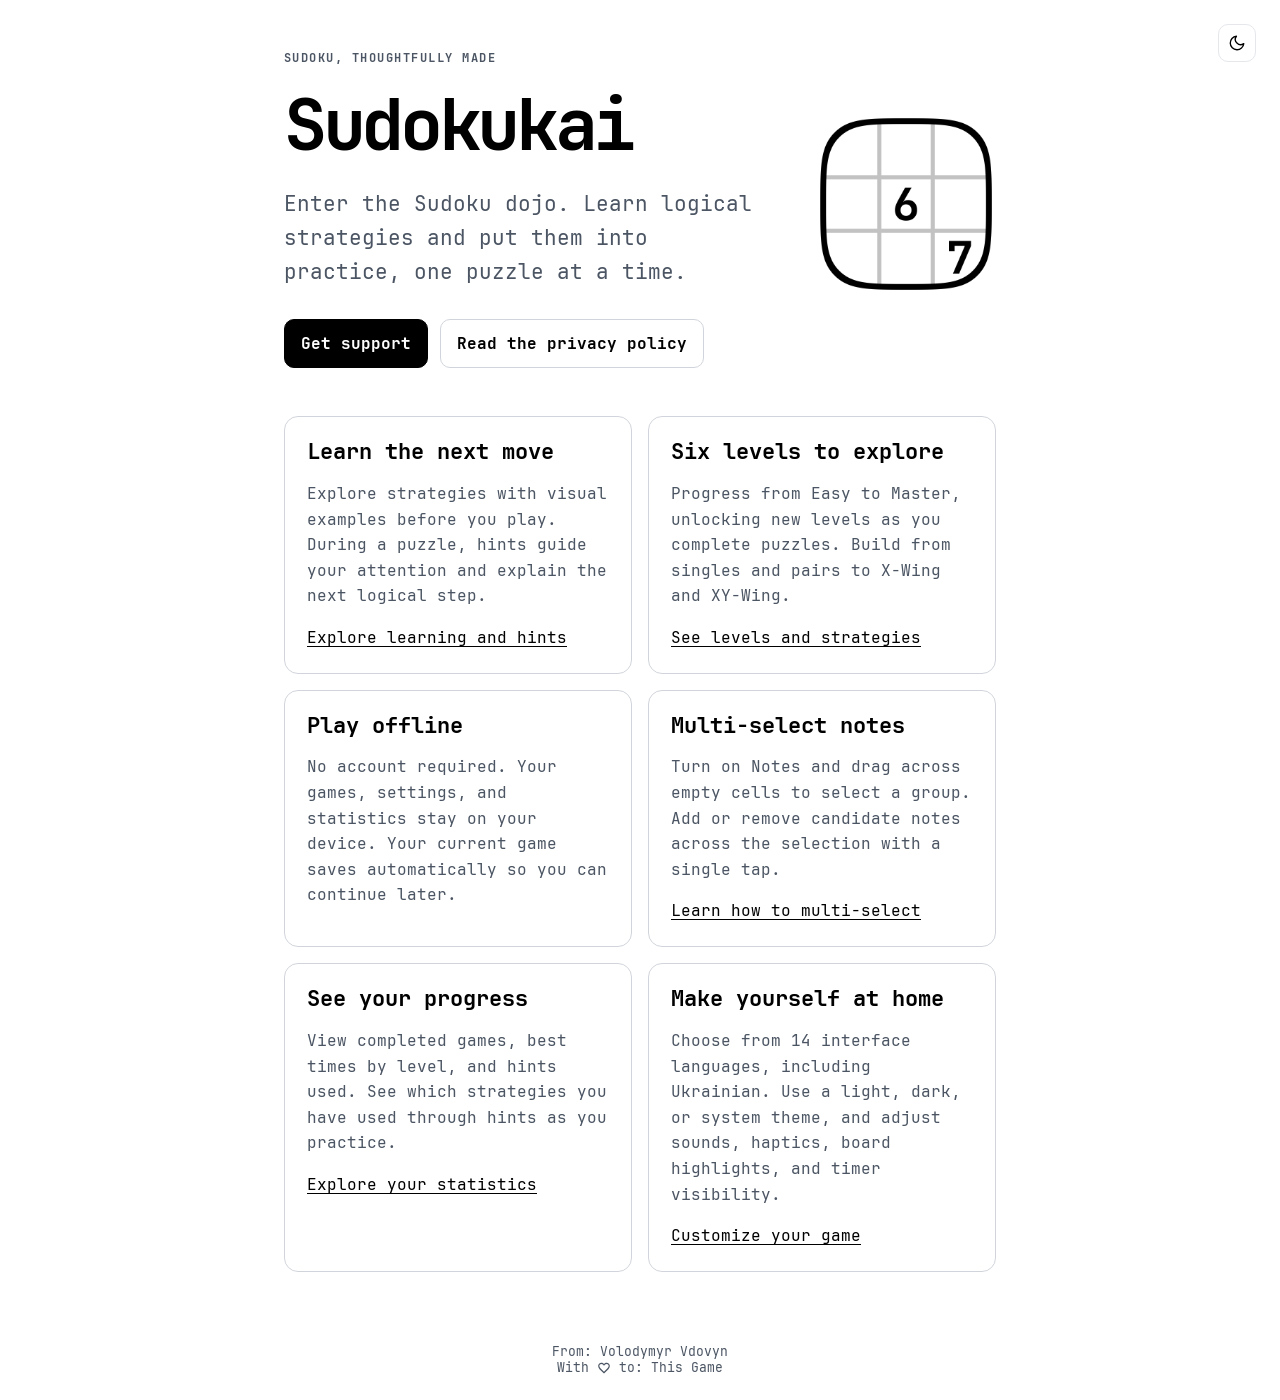
<file: index.html>
<!doctype html>
<html lang="en">
  <head>
    <meta charset="utf-8" />
    <meta name="viewport" content="width=device-width, initial-scale=1" />
    <meta
      name="description"
      content="Learn Sudoku strategies, explore six difficulty levels, and edit notes across multiple cells. Play Sudokukai offline at your own pace."
    />
    <meta
      name="theme-color"
      media="(prefers-color-scheme: light)"
      content="#ffffff"
    />
    <meta
      name="theme-color"
      media="(prefers-color-scheme: dark)"
      content="#000000"
    />
    <title>Sudokukai</title>
    <link
      rel="icon"
      href="./assets/icon-light.png"
      type="image/png"
      media="(prefers-color-scheme: light)"
      data-theme-icon="light"
    />
    <link
      rel="icon"
      href="./assets/icon-dark.png"
      type="image/png"
      media="(prefers-color-scheme: dark)"
      data-theme-icon="dark"
    />
    <script src="./components/theme.js"></script>
    <link rel="stylesheet" href="./assets/styles.css" />
    <script src="./components/footer.js" defer></script>
  </head>
  <body class="home-page">
    <sudokukai-theme-toggle class="home-theme-toggle"></sudokukai-theme-toggle>

    <main>
      <section class="hero">
        <div>
          <p class="eyebrow">Sudoku, thoughtfully made</p>
          <h1>Sudokukai</h1>
          <p class="lead">
            Enter the Sudoku dojo. Learn logical strategies and put them into
            practice, one puzzle at a time.
          </p>
          <div class="actions">
            <a class="button" href="./support/">Get support</a>
            <a class="button secondary" href="./privacy/"
              >Read the privacy policy</a
            >
          </div>
        </div>
        <picture>
          <img
            class="hero-logo theme-image--light"
            src="./assets/icon-light.png"
            alt="Sudokukai app icon"
            width="180"
            height="180"
          />
          <img
            class="hero-logo theme-image--dark"
            src="./assets/icon-dark.png"
            alt="Sudokukai app icon"
            width="180"
            height="180"
          />
        </picture>
      </section>

      <section class="card-grid" aria-label="About Sudokukai">
        <article class="card">
          <h2>Learn the next move</h2>
          <p>
            Explore strategies with visual examples before you play. During a
            puzzle, hints guide your attention and explain the next logical step.
          </p>
          <a href="./support/#learn">Explore learning and hints</a>
        </article>
        <article class="card">
          <h2>Six levels to explore</h2>
          <p>
            Progress from Easy to Master, unlocking new levels as you complete
            puzzles. Build from singles and pairs to X-Wing and XY-Wing.
          </p>
          <a href="./support/#levels">See levels and strategies</a>
        </article>
        <article class="card">
          <h2>Play offline</h2>
          <p>
            No account required. Your games, settings, and statistics stay on
            your device. Your current game saves automatically so you can
            continue later.
          </p>
        </article>
        <article class="card">
          <h2>Multi-select notes</h2>
          <p>
            Turn on Notes and drag across empty cells to select a group. Add or
            remove candidate notes across the selection with a single tap.
          </p>
          <a href="./support/#multi-select">Learn how to multi-select</a>
        </article>
        <article class="card">
          <h2>See your progress</h2>
          <p>
            View completed games, best times by level, and hints used. See which
            strategies you have used through hints as you practice.
          </p>
          <a href="./support/#statistics">Explore your statistics</a>
        </article>
        <article class="card">
          <h2>Make yourself at home</h2>
          <p>
            Choose from 14 interface languages, including Ukrainian. Use a
            light, dark, or system theme, and adjust sounds, haptics, board
            highlights, and timer visibility.
          </p>
          <a href="./support/#settings">Customize your game</a>
        </article>
      </section>
    </main>

    <sudokukai-footer></sudokukai-footer>
  </body>
</html>
</file>
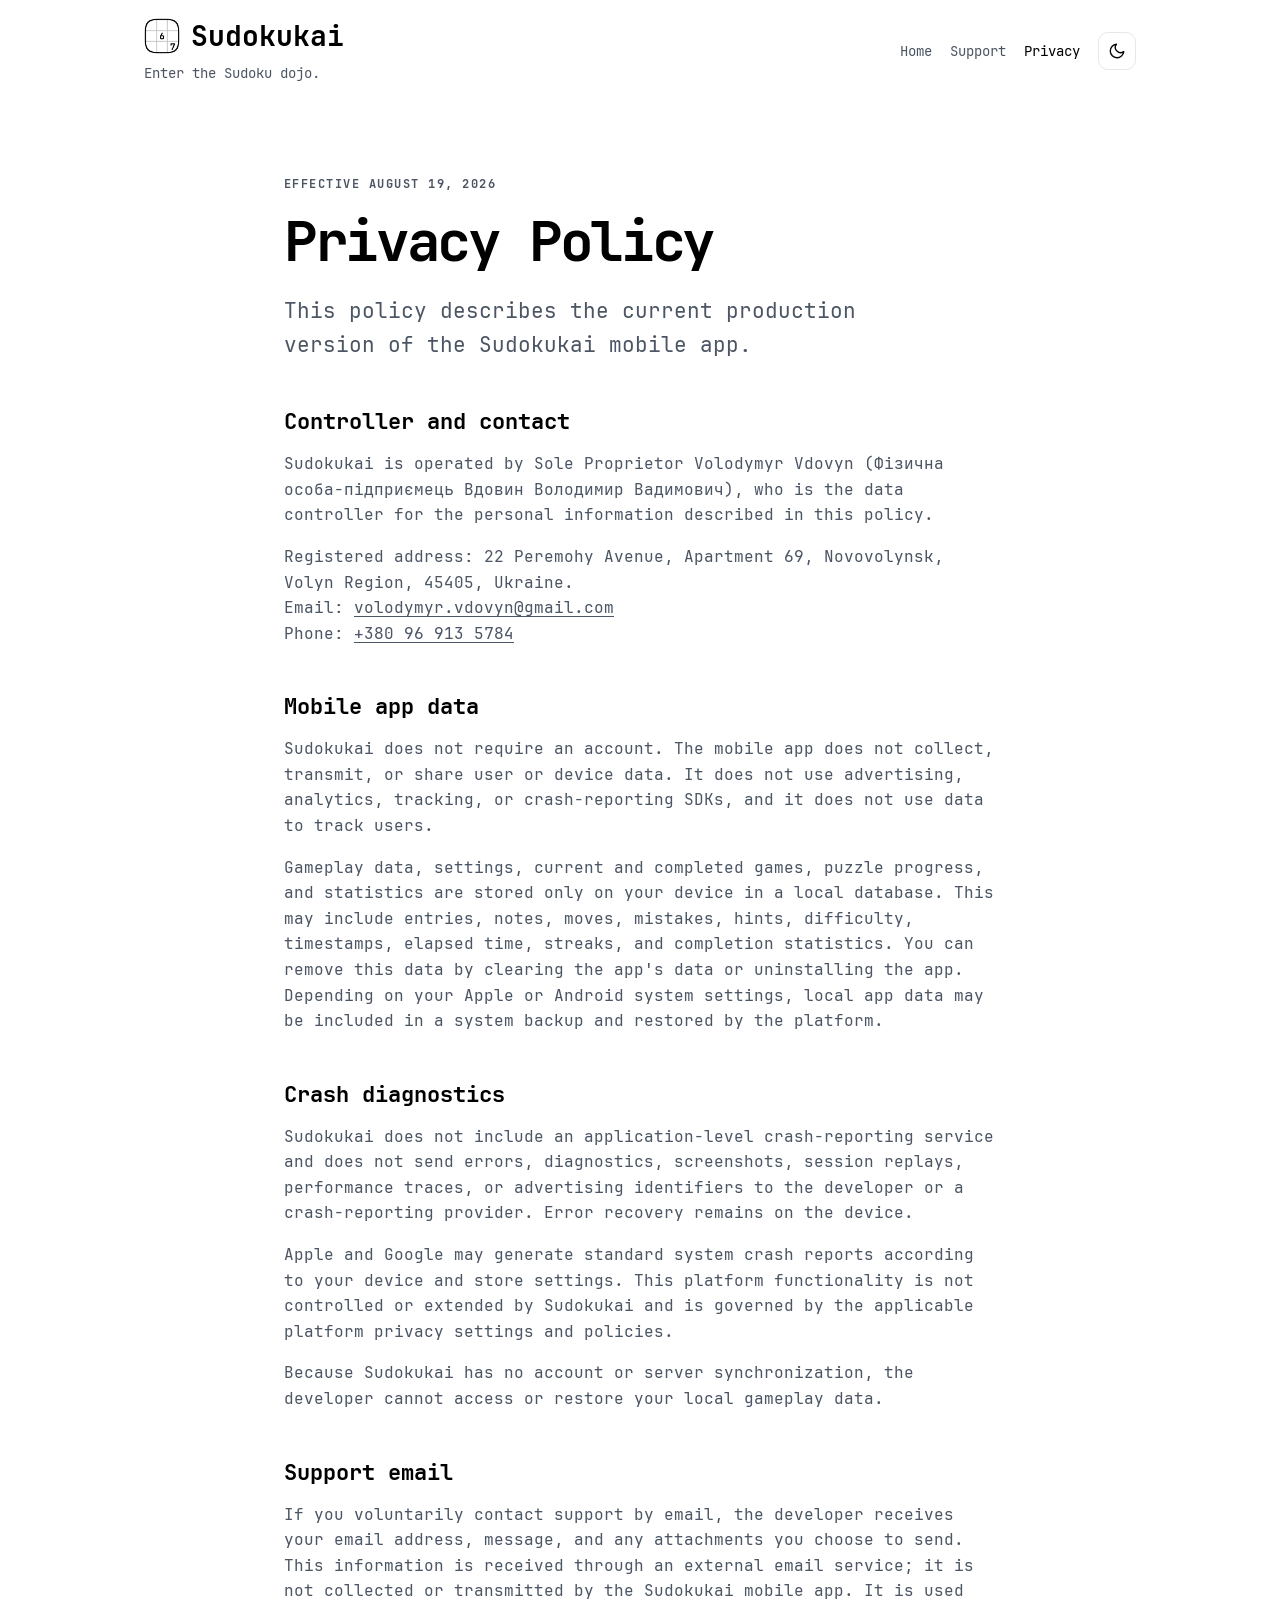
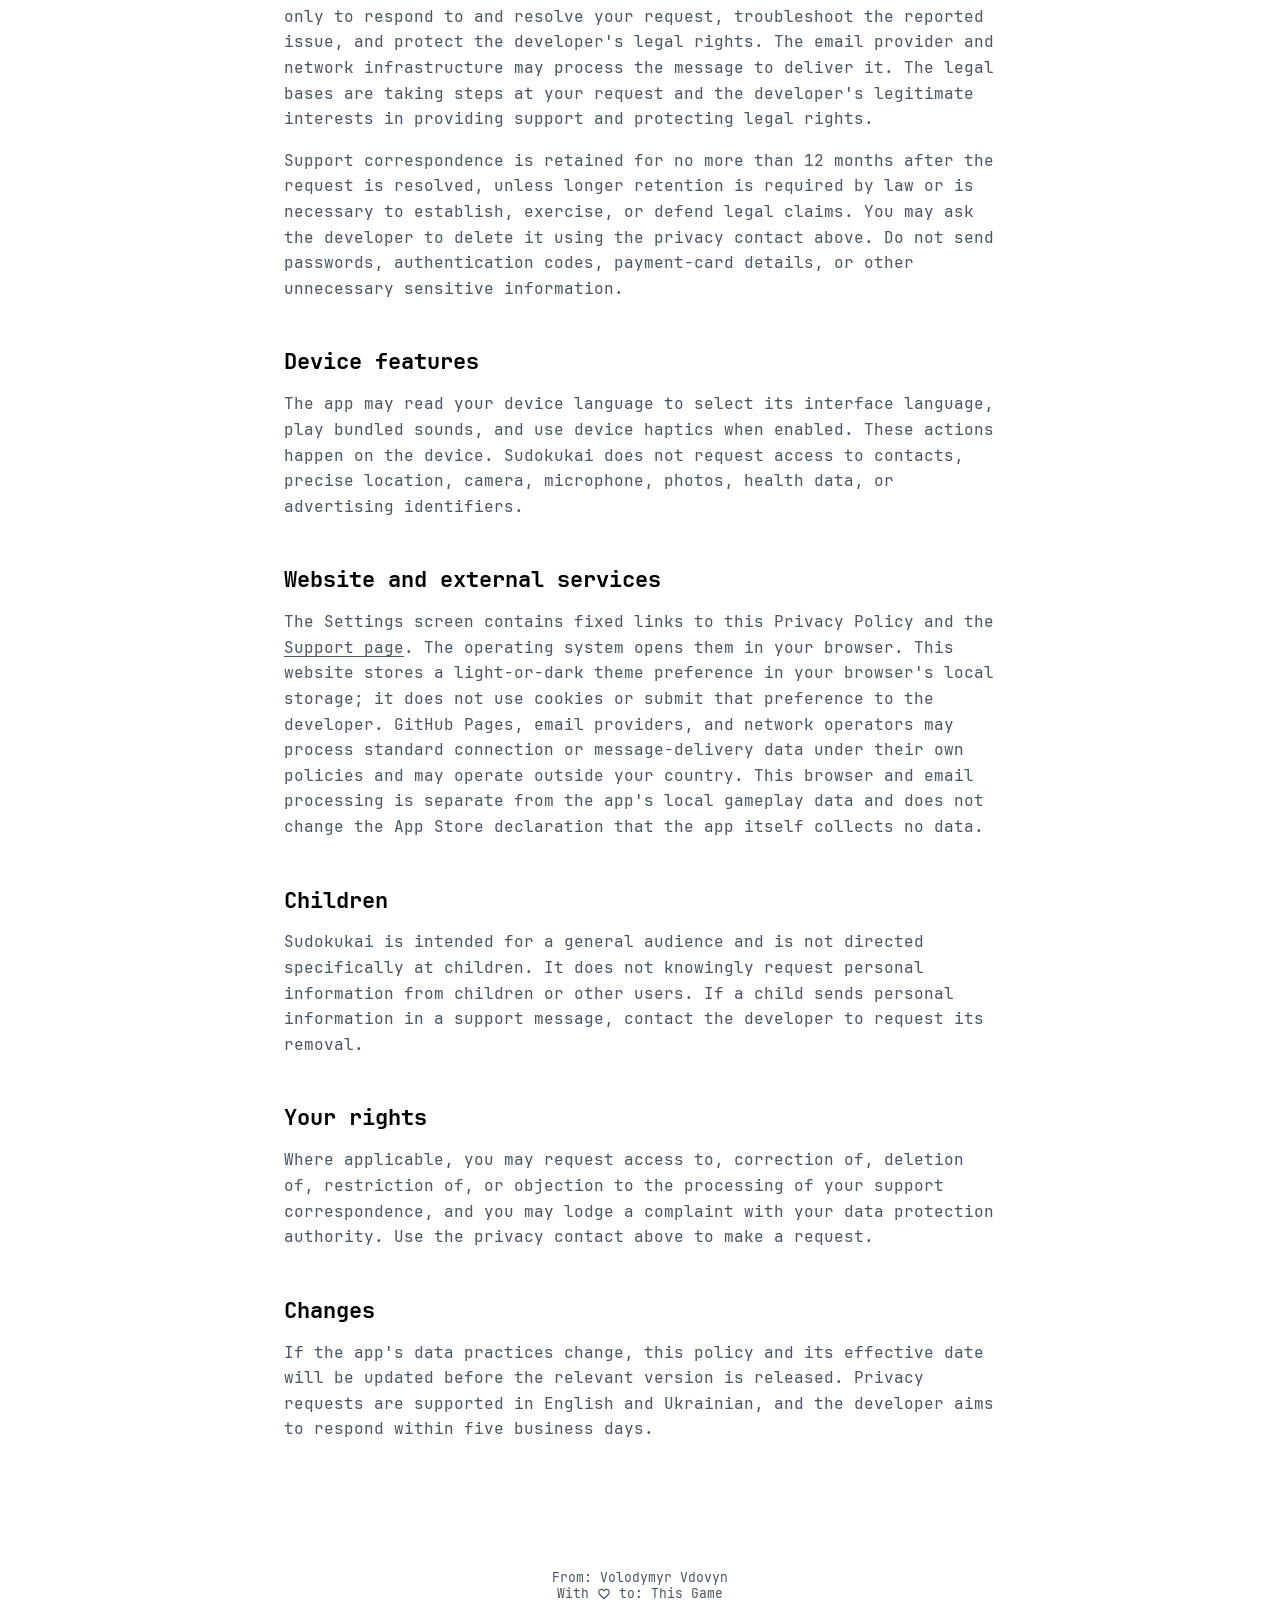
<file: privacy/index.html>
<!doctype html>
<html lang="en">
  <head>
    <meta charset="utf-8" />
    <meta name="viewport" content="width=device-width, initial-scale=1" />
    <meta
      name="description"
      content="Privacy Policy for the Sudokukai mobile app."
    />
    <meta
      name="theme-color"
      media="(prefers-color-scheme: light)"
      content="#ffffff"
    />
    <meta
      name="theme-color"
      media="(prefers-color-scheme: dark)"
      content="#000000"
    />
    <title>Privacy Policy · Sudokukai</title>
    <link
      rel="icon"
      href="../assets/icon-light.png"
      type="image/png"
      media="(prefers-color-scheme: light)"
      data-theme-icon="light"
    />
    <link
      rel="icon"
      href="../assets/icon-dark.png"
      type="image/png"
      media="(prefers-color-scheme: dark)"
      data-theme-icon="dark"
    />
    <script src="../components/theme.js"></script>
    <link rel="stylesheet" href="../assets/styles.css" />
    <script src="../components/header.js" defer></script>
    <script src="../components/footer.js" defer></script>
  </head>
  <body>
    <sudokukai-header current="privacy"></sudokukai-header>

    <main class="document">
      <p class="eyebrow">Effective August 19, 2026</p>
      <h1>Privacy Policy</h1>
      <p class="lead">
        This policy describes the current production version of the Sudokukai
        mobile app.
      </p>

      <h2>Controller and contact</h2>
      <p>
        Sudokukai is operated by Sole Proprietor Volodymyr Vdovyn (Фізична
        особа-підприємець Вдовин Володимир Вадимович), who is the data
        controller for the personal information described in this policy.
      </p>
      <p>
        Registered address: 22 Peremohy Avenue, Apartment 69, Novovolynsk,
        Volyn Region, 45405, Ukraine.<br />
        Email:
        <a class="contact" href="mailto:volodymyr.vdovyn@gmail.com"
          >volodymyr.vdovyn@gmail.com</a
        ><br />
        Phone: <a class="contact" href="tel:+380969135784">+380 96 913 5784</a>
      </p>

      <h2>Mobile app data</h2>
      <p>
        Sudokukai does not require an account. The mobile app does not collect,
        transmit, or share user or device data. It does not use advertising,
        analytics, tracking, or crash-reporting SDKs, and it does not use data
        to track users.
      </p>
      <p>
        Gameplay data, settings, current and completed games, puzzle progress,
        and statistics are stored only on your device in a local database. This
        may include entries, notes, moves, mistakes, hints, difficulty,
        timestamps, elapsed time, streaks, and completion statistics. You can
        remove this data by clearing the app's data or uninstalling the app.
        Depending on your Apple or Android system settings, local app data may
        be included in a system backup and restored by the platform.
      </p>

      <h2>Crash diagnostics</h2>
      <p>
        Sudokukai does not include an application-level crash-reporting service
        and does not send errors, diagnostics, screenshots, session replays,
        performance traces, or advertising identifiers to the developer or a
        crash-reporting provider. Error recovery remains on the device.
      </p>
      <p>
        Apple and Google may generate standard system crash reports according
        to your device and store settings. This platform functionality is not
        controlled or extended by Sudokukai and is governed by the applicable
        platform privacy settings and policies.
      </p>
      <p>
        Because Sudokukai has no account or server synchronization, the
        developer cannot access or restore your local gameplay data.
      </p>

      <h2>Support email</h2>
      <p>
        If you voluntarily contact support by email, the developer receives
        your email address, message, and any attachments you choose to send.
        This information is received through an external email service; it is
        not collected or transmitted by the Sudokukai mobile app. It is used
        only to respond to and resolve your request, troubleshoot the reported
        issue, and protect the developer's legal rights. The email provider and
        network infrastructure may process the message to deliver it. The legal
        bases are taking steps at your request and the developer's legitimate
        interests in providing support and protecting legal rights.
      </p>
      <p>
        Support correspondence is retained for no more than 12 months after the
        request is resolved, unless longer retention is required by law or is
        necessary to establish, exercise, or defend legal claims. You may ask
        the developer to delete it using the privacy contact above. Do not send
        passwords, authentication codes, payment-card details, or other
        unnecessary sensitive information.
      </p>

      <h2>Device features</h2>
      <p>
        The app may read your device language to select its interface language,
        play bundled sounds, and use device haptics when enabled. These actions
        happen on the device. Sudokukai does not request access to contacts,
        precise location, camera, microphone, photos, health data, or
        advertising identifiers.
      </p>

      <h2>Website and external services</h2>
      <p>
        The Settings screen contains fixed links to this Privacy Policy and the
        <a href="../support/">Support page</a>. The operating system opens them
        in your browser. This website stores a light-or-dark theme preference
        in your browser's local storage; it does not use cookies or submit that
        preference to the developer. GitHub Pages, email providers, and network
        operators may process standard connection or message-delivery data
        under their own policies and may operate outside your country. This
        browser and email processing is separate from the app's local gameplay
        data and does not change the App Store declaration that the app itself
        collects no data.
      </p>

      <h2>Children</h2>
      <p>
        Sudokukai is intended for a general audience and is not directed
        specifically at children. It does not knowingly request personal
        information from children or other users. If a child sends personal
        information in a support message, contact the developer to request its
        removal.
      </p>

      <h2>Your rights</h2>
      <p>
        Where applicable, you may request access to, correction of, deletion of,
        restriction of, or objection to the processing of your support
        correspondence, and you may lodge a complaint with your data protection
        authority. Use the privacy contact above to make a request.
      </p>

      <h2>Changes</h2>
      <p>
        If the app's data practices change, this policy and its effective date
        will be updated before the relevant version is released. Privacy
        requests are supported in English and Ukrainian, and the developer aims
        to respond within five business days.
      </p>
    </main>

    <sudokukai-footer></sudokukai-footer>
  </body>
</html>
</file>
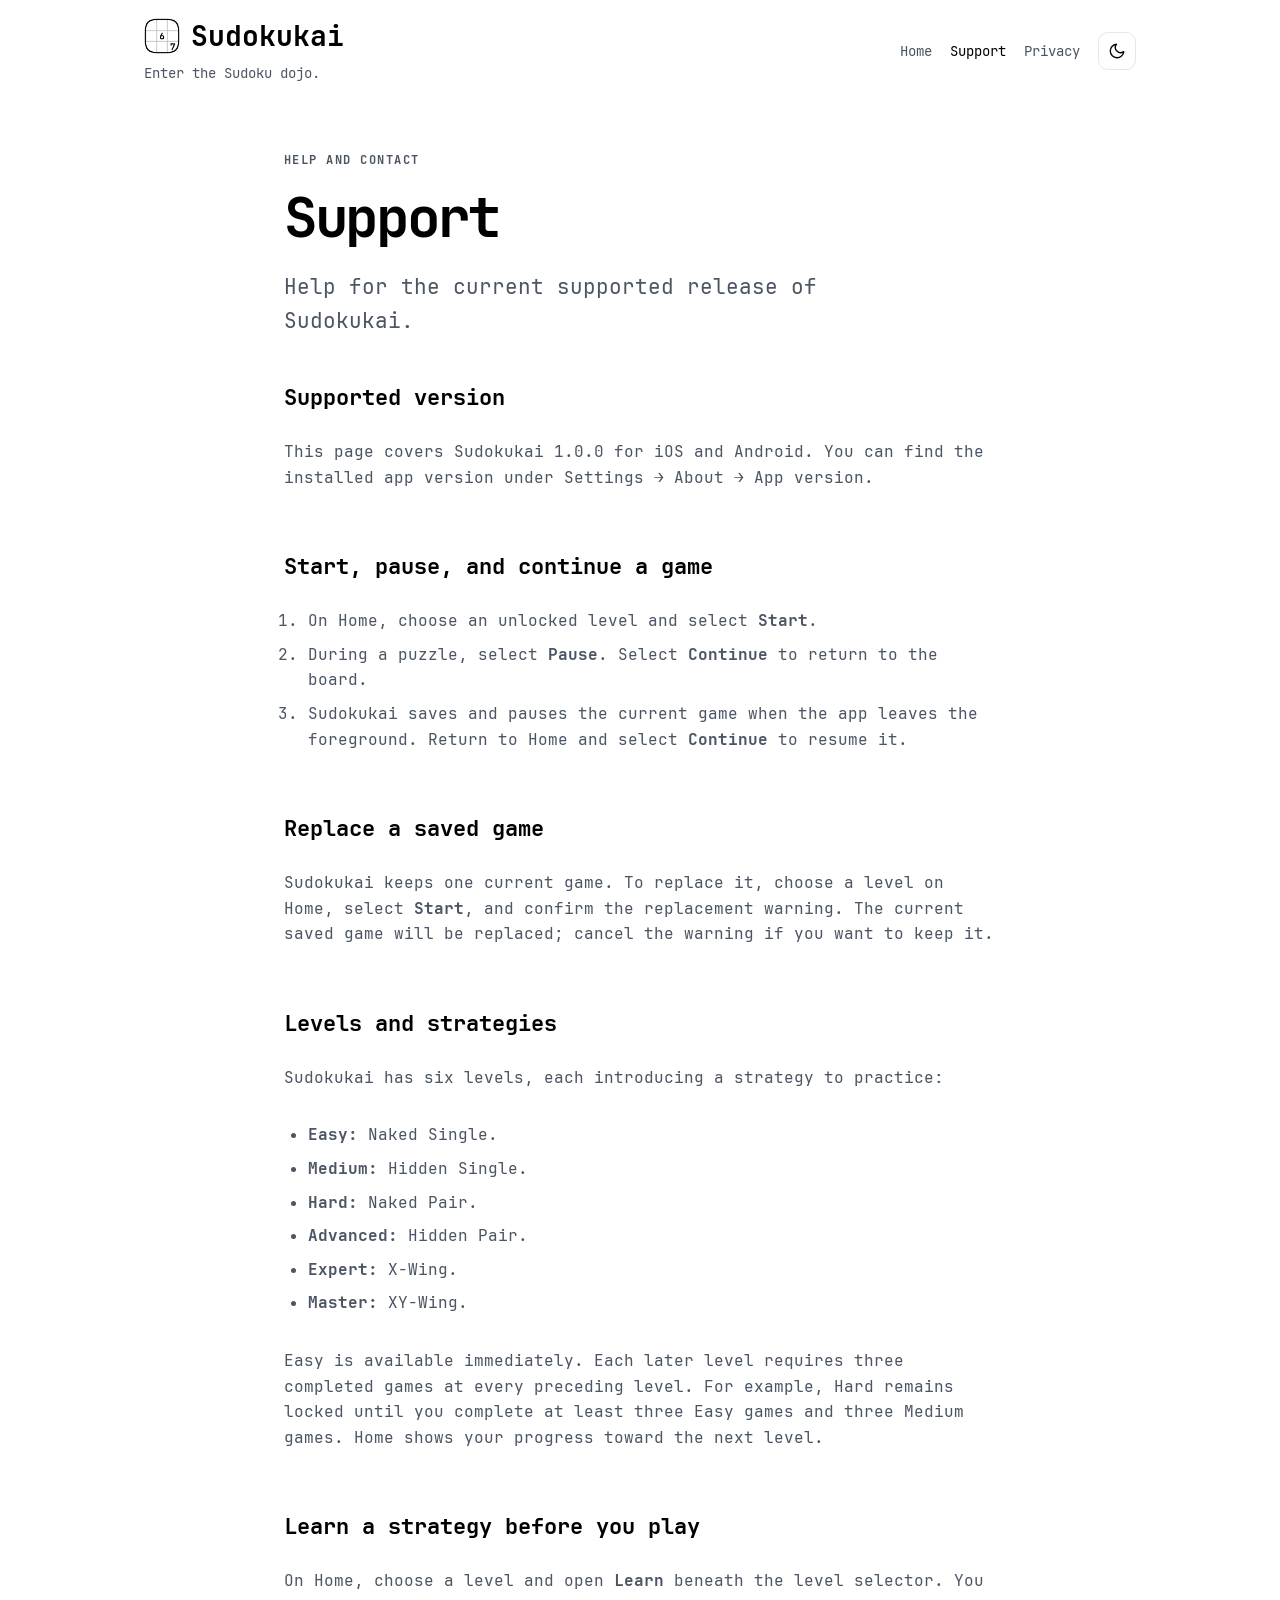
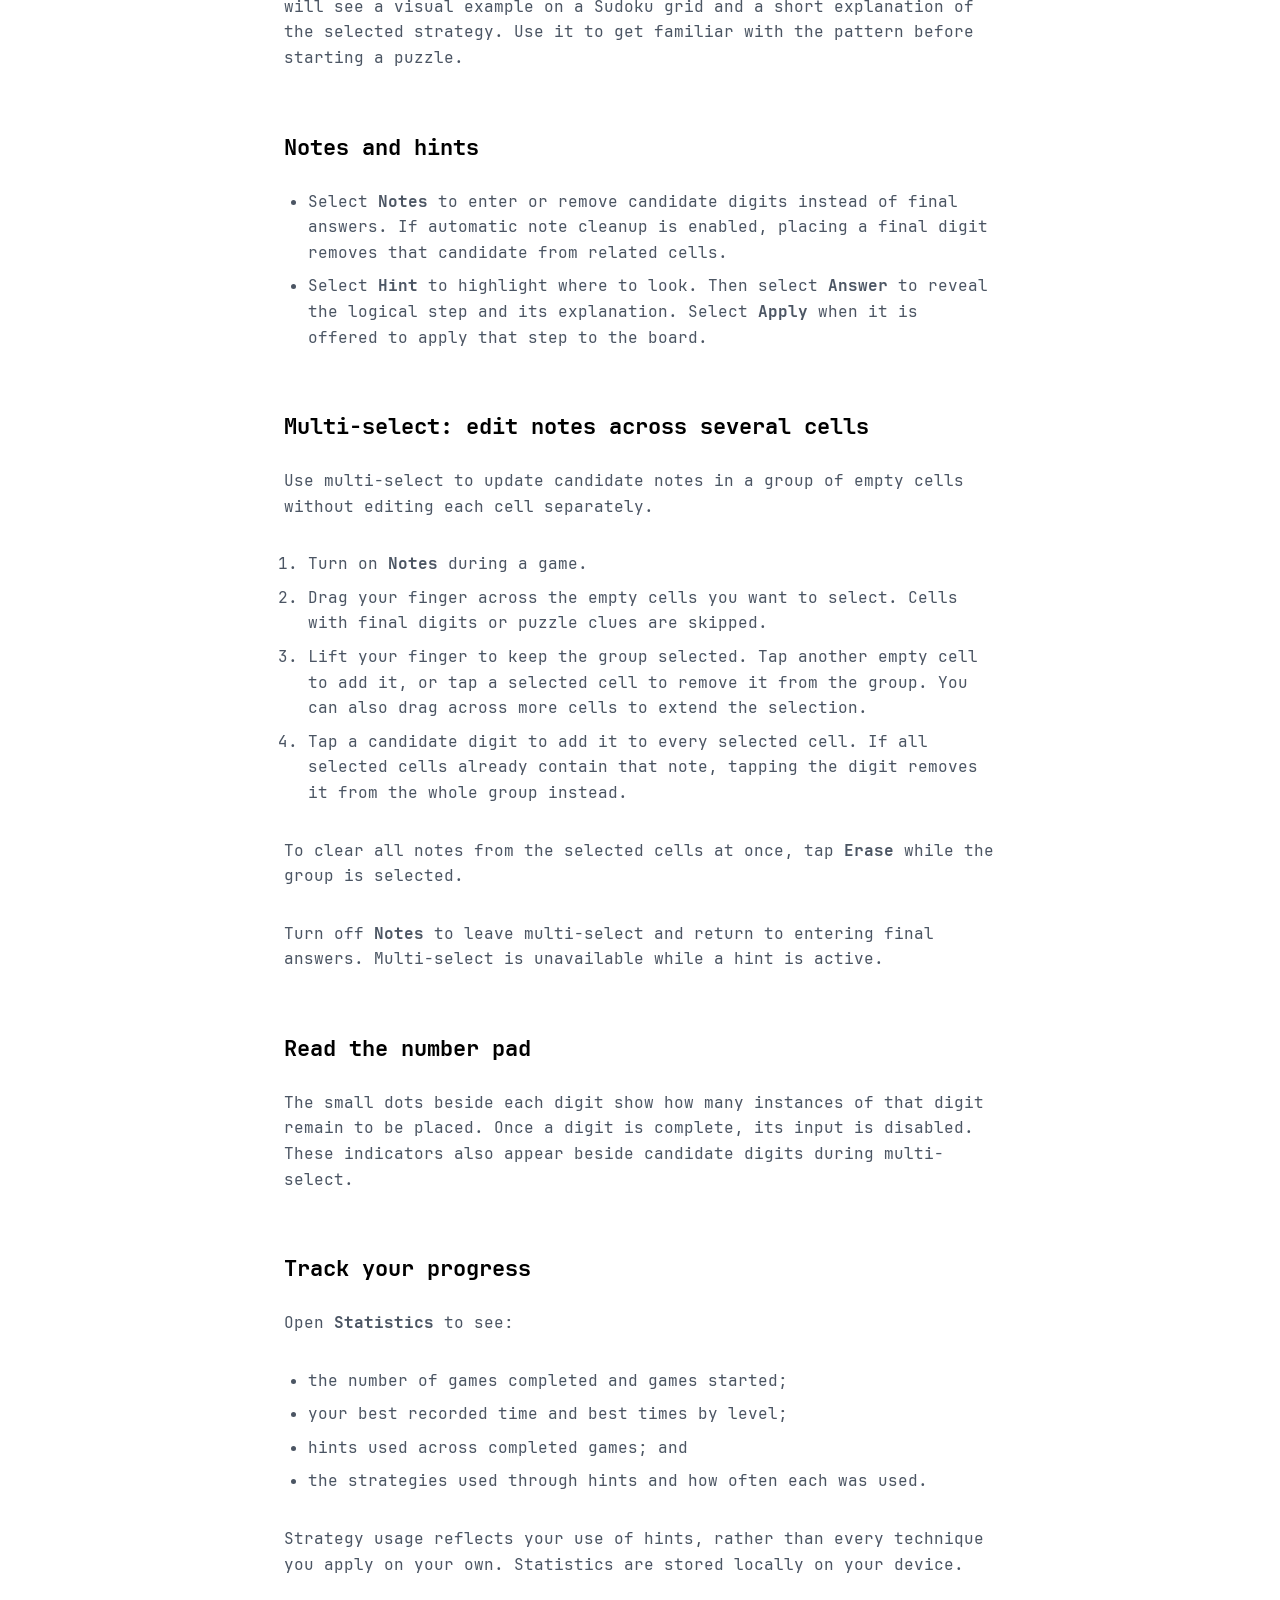
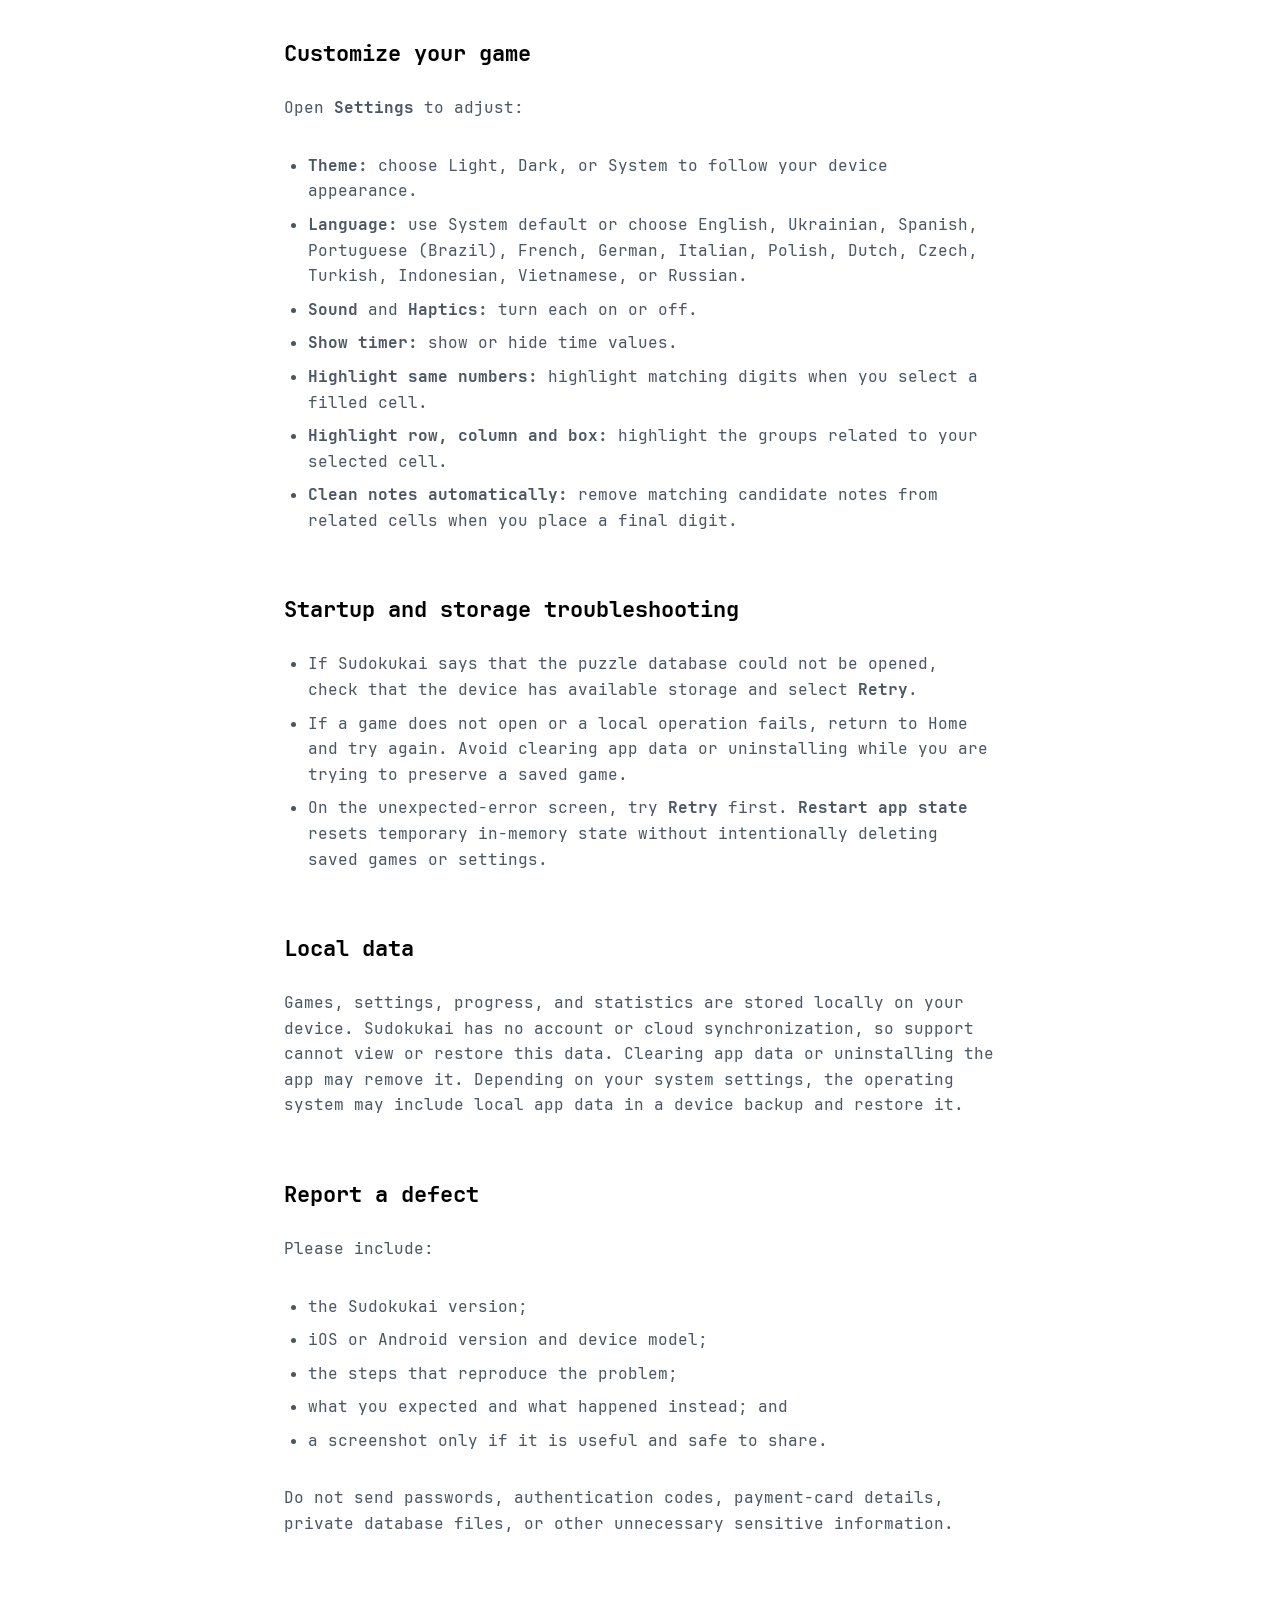
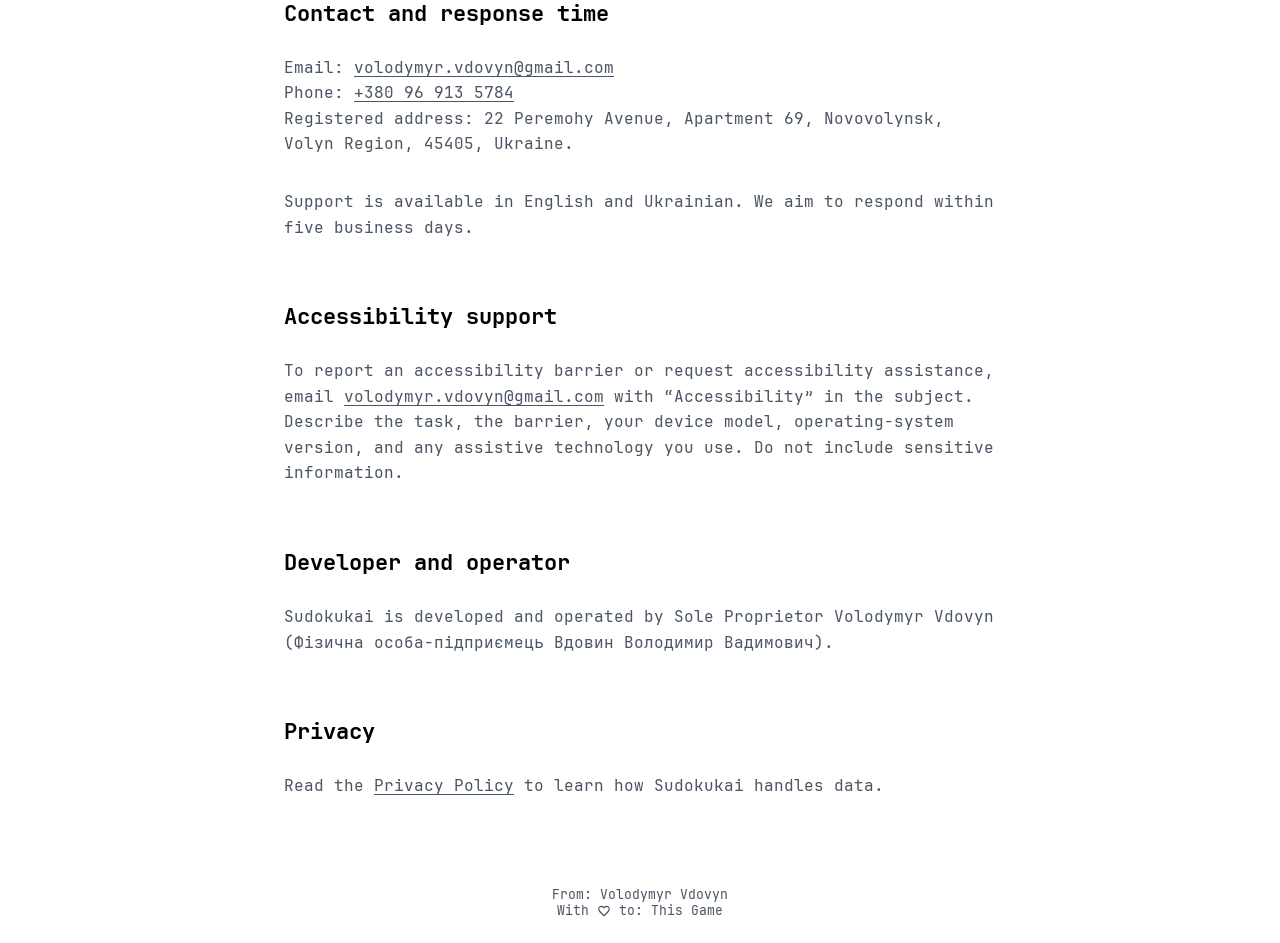
<file: support/index.html>
<!doctype html>
<html lang="en">
  <head>
    <meta charset="utf-8" />
    <meta name="viewport" content="width=device-width, initial-scale=1" />
    <meta name="description" content="Support for the Sudokukai mobile app." />
    <meta
      name="theme-color"
      media="(prefers-color-scheme: light)"
      content="#ffffff"
    />
    <meta
      name="theme-color"
      media="(prefers-color-scheme: dark)"
      content="#000000"
    />
    <title>Support · Sudokukai</title>
    <link
      rel="icon"
      href="../assets/icon-light.png"
      type="image/png"
      media="(prefers-color-scheme: light)"
      data-theme-icon="light"
    />
    <link
      rel="icon"
      href="../assets/icon-dark.png"
      type="image/png"
      media="(prefers-color-scheme: dark)"
      data-theme-icon="dark"
    />
    <script src="../components/theme.js"></script>
    <link rel="stylesheet" href="../assets/styles.css" />
    <script src="../components/header.js" defer></script>
    <script src="../components/footer.js" defer></script>
  </head>
  <body class="support-page">
    <sudokukai-header current="support"></sudokukai-header>

    <main class="document">
      <p class="eyebrow">Help and contact</p>
      <h1>Support</h1>
      <p class="lead">
        Help for the current supported release of Sudokukai.
      </p>

      <h2>Supported version</h2>
      <p>
        This page covers Sudokukai 1.0.0 for iOS and Android. You can find the
        installed app version under Settings → About → App version.
      </p>

      <h2>Start, pause, and continue a game</h2>
      <ol>
        <li>On Home, choose an unlocked level and select <strong>Start</strong>.</li>
        <li>
          During a puzzle, select <strong>Pause</strong>. Select
          <strong>Continue</strong> to return to the board.
        </li>
        <li>
          Sudokukai saves and pauses the current game when the app leaves the
          foreground. Return to Home and select <strong>Continue</strong> to
          resume it.
        </li>
      </ol>

      <h2>Replace a saved game</h2>
      <p>
        Sudokukai keeps one current game. To replace it, choose a level on Home,
        select <strong>Start</strong>, and confirm the replacement warning. The
        current saved game will be replaced; cancel the warning if you want to
        keep it.
      </p>

      <h2 id="levels">Levels and strategies</h2>
      <p>Sudokukai has six levels, each introducing a strategy to practice:</p>
      <ul>
        <li><strong>Easy:</strong> Naked Single.</li>
        <li><strong>Medium:</strong> Hidden Single.</li>
        <li><strong>Hard:</strong> Naked Pair.</li>
        <li><strong>Advanced:</strong> Hidden Pair.</li>
        <li><strong>Expert:</strong> X-Wing.</li>
        <li><strong>Master:</strong> XY-Wing.</li>
      </ul>
      <p>
        Easy is available immediately. Each later level requires three
        completed games at every preceding level. For example, Hard remains
        locked until you complete at least three Easy games and three Medium
        games. Home shows your progress toward the next level.
      </p>

      <h2 id="learn">Learn a strategy before you play</h2>
      <p>
        On Home, choose a level and open <strong>Learn</strong> beneath the
        level selector. You will see a visual example on a Sudoku grid and a
        short explanation of the selected strategy. Use it to get familiar
        with the pattern before starting a puzzle.
      </p>

      <h2 id="notes-and-hints">Notes and hints</h2>
      <ul>
        <li>
          Select <strong>Notes</strong> to enter or remove candidate digits
          instead of final answers. If automatic note cleanup is enabled,
          placing a final digit removes that candidate from related cells.
        </li>
        <li>
          Select <strong>Hint</strong> to highlight where to look. Then select
          <strong>Answer</strong> to reveal the logical step and its explanation.
          Select <strong>Apply</strong> when it is offered to apply that step to
          the board.
        </li>
      </ul>

      <h2 id="multi-select">Multi-select: edit notes across several cells</h2>
      <p>
        Use multi-select to update candidate notes in a group of empty cells
        without editing each cell separately.
      </p>
      <ol>
        <li>Turn on <strong>Notes</strong> during a game.</li>
        <li>
          Drag your finger across the empty cells you want to select. Cells
          with final digits or puzzle clues are skipped.
        </li>
        <li>
          Lift your finger to keep the group selected. Tap another empty cell
          to add it, or tap a selected cell to remove it from the group. You can
          also drag across more cells to extend the selection.
        </li>
        <li>
          Tap a candidate digit to add it to every selected cell. If all
          selected cells already contain that note, tapping the digit removes
          it from the whole group instead.
        </li>
      </ol>
      <p>
        To clear all notes from the selected cells at once, tap
        <strong>Erase</strong> while the group is selected.
      </p>
      <p>
        Turn off <strong>Notes</strong> to leave multi-select and return to
        entering final answers. Multi-select is unavailable while a hint is
        active.
      </p>

      <h2 id="number-pad">Read the number pad</h2>
      <p>
        The small dots beside each digit show how many instances of that digit
        remain to be placed. Once a digit is complete, its input is disabled.
        These indicators also appear beside candidate digits during multi-select.
      </p>

      <h2 id="statistics">Track your progress</h2>
      <p>Open <strong>Statistics</strong> to see:</p>
      <ul>
        <li>the number of games completed and games started;</li>
        <li>your best recorded time and best times by level;</li>
        <li>hints used across completed games; and</li>
        <li>the strategies used through hints and how often each was used.</li>
      </ul>
      <p>
        Strategy usage reflects your use of hints, rather than every technique
        you apply on your own. Statistics are stored locally on your device.
      </p>

      <h2 id="settings">Customize your game</h2>
      <p>Open <strong>Settings</strong> to adjust:</p>
      <ul>
        <li>
          <strong>Theme:</strong> choose Light, Dark, or System to follow your
          device appearance.
        </li>
        <li>
          <strong>Language:</strong> use System default or choose English,
          Ukrainian, Spanish, Portuguese (Brazil), French, German, Italian,
          Polish, Dutch, Czech, Turkish, Indonesian, Vietnamese, or Russian.
        </li>
        <li><strong>Sound</strong> and <strong>Haptics:</strong> turn each on or off.</li>
        <li><strong>Show timer:</strong> show or hide time values.</li>
        <li>
          <strong>Highlight same numbers:</strong> highlight matching digits
          when you select a filled cell.
        </li>
        <li>
          <strong>Highlight row, column and box:</strong> highlight the groups
          related to your selected cell.
        </li>
        <li>
          <strong>Clean notes automatically:</strong> remove matching candidate
          notes from related cells when you place a final digit.
        </li>
      </ul>

      <h2>Startup and storage troubleshooting</h2>
      <ul>
        <li>
          If Sudokukai says that the puzzle database could not be opened, check
          that the device has available storage and select
          <strong>Retry</strong>.
        </li>
        <li>
          If a game does not open or a local operation fails, return to Home and
          try again. Avoid clearing app data or uninstalling while you are
          trying to preserve a saved game.
        </li>
        <li>
          On the unexpected-error screen, try <strong>Retry</strong> first.
          <strong>Restart app state</strong> resets temporary in-memory state
          without intentionally deleting saved games or settings.
        </li>
      </ul>

      <h2>Local data</h2>
      <p>
        Games, settings, progress, and statistics are stored locally on your
        device. Sudokukai has no account or cloud synchronization, so support
        cannot view or restore this data. Clearing app data or uninstalling the
        app may remove it. Depending on your system settings, the operating
        system may include local app data in a device backup and restore it.
      </p>

      <h2>Report a defect</h2>
      <p>Please include:</p>
      <ul>
        <li>the Sudokukai version;</li>
        <li>iOS or Android version and device model;</li>
        <li>the steps that reproduce the problem;</li>
        <li>what you expected and what happened instead; and</li>
        <li>a screenshot only if it is useful and safe to share.</li>
      </ul>
      <p>
        Do not send passwords, authentication codes, payment-card details,
        private database files, or other unnecessary sensitive information.
      </p>

      <h2>Contact and response time</h2>
      <p>
        Email:
        <a class="contact" href="mailto:volodymyr.vdovyn@gmail.com"
          >volodymyr.vdovyn@gmail.com</a
        ><br />
        Phone: <a class="contact" href="tel:+380969135784">+380 96 913 5784</a><br />
        Registered address: 22 Peremohy Avenue, Apartment 69, Novovolynsk,
        Volyn Region, 45405, Ukraine.
      </p>
      <p>
        Support is available in English and Ukrainian. We aim to respond within
        five business days.
      </p>

      <h2>Accessibility support</h2>
      <p>
        To report an accessibility barrier or request accessibility assistance,
        email
        <a class="contact" href="mailto:volodymyr.vdovyn@gmail.com?subject=Sudokukai%20accessibility"
          >volodymyr.vdovyn@gmail.com</a
        > with “Accessibility” in the subject. Describe the task, the barrier,
        your device model, operating-system version, and any assistive
        technology you use. Do not include sensitive information.
      </p>

      <h2>Developer and operator</h2>
      <p>
        Sudokukai is developed and operated by Sole Proprietor Volodymyr Vdovyn
        (Фізична особа-підприємець Вдовин Володимир Вадимович).
      </p>

      <h2>Privacy</h2>
      <p>
        Read the <a href="../privacy/">Privacy Policy</a> to learn how Sudokukai
        handles data.
      </p>
    </main>

    <sudokukai-footer></sudokukai-footer>
  </body>
</html>
</file>
<file: assets/styles.css>
@font-face {
  font-family: "JetBrains Mono";
  font-style: normal;
  font-weight: 400;
  font-display: swap;
  src: url("./fonts/JetBrainsMono-Regular.ttf") format("truetype");
}

@font-face {
  font-family: "JetBrains Mono";
  font-style: normal;
  font-weight: 700;
  font-display: swap;
  src: url("./fonts/JetBrainsMono-Bold.ttf") format("truetype");
}

:root {
  color-scheme: light dark;
  --background: #ffffff;
  --surface: #ffffff;
  --text: #000000;
  --muted: #4b5563;
  --border: #d1d5db;
  --subtle-border: #e5e7eb;
  --accent: #000000;
  --accent-hover: #242424;
  --accent-text: #ffffff;
  --control-hover: #f3f4f6;
  --content-width: 760px;
}

:root[data-theme="light"] {
  color-scheme: light;
}

:root[data-theme="dark"] {
  color-scheme: dark;
  --background: #000000;
  --surface: #000000;
  --text: #ffffff;
  --muted: #9ca3af;
  --border: #374151;
  --subtle-border: #1f2937;
  --accent: #ffffff;
  --accent-hover: #e5e7eb;
  --accent-text: #000000;
  --control-hover: #111214;
}

@media (prefers-color-scheme: dark) {
  :root:not([data-theme]) {
    --background: #000000;
    --surface: #000000;
    --text: #ffffff;
    --muted: #9ca3af;
    --border: #374151;
    --subtle-border: #1f2937;
    --accent: #ffffff;
    --accent-hover: #e5e7eb;
    --accent-text: #000000;
    --control-hover: #111214;
  }
}

* {
  box-sizing: border-box;
}

html {
  font-family:
    "JetBrains Mono", ui-monospace, "SFMono-Regular", "SF Mono", Menlo,
    Consolas, monospace;
  font-weight: 400;
  line-height: 1.6;
  scroll-behavior: smooth;
}

body {
  background: var(--background);
  color: var(--text);
  margin: 0;
  min-height: 100vh;
}

a {
  color: inherit;
  text-underline-offset: 0.2em;
}

a:hover {
  text-decoration-thickness: 2px;
}

sudokukai-header,
sudokukai-footer,
sudokukai-theme-toggle {
  display: block;
}

.site-header {
  border-bottom: 1px solid var(--border);
}

.nav {
  align-items: center;
  display: flex;
  gap: 24px;
  justify-content: space-between;
  margin: 0 auto;
  max-width: 1040px;
  padding: 16px 24px;
}

.brand {
  align-items: center;
  display: inline-flex;
  font-weight: 700;
  gap: 12px;
  text-decoration: none;
}

.brand picture {
  display: block;
  flex: 0 0 auto;
}

.brand .theme-image--dark,
.theme-image--dark {
  display: none;
}

:root[data-theme="dark"] .theme-image--light {
  display: none;
}

:root[data-theme="dark"] .theme-image--dark {
  display: block;
}

@media (prefers-color-scheme: dark) {
  :root:not([data-theme]) .theme-image--light {
    display: none;
  }

  :root:not([data-theme]) .theme-image--dark {
    display: block;
  }
}

.brand img {
  border-radius: 9px;
  display: block;
  height: 42px;
  width: 42px;
}

.nav-links {
  display: flex;
  flex-wrap: wrap;
  gap: 18px;
}

.nav-links a {
  color: var(--muted);
  font-size: 0.9rem;
  text-decoration: none;
}

.nav-links a[aria-current="page"],
.nav-links a:hover {
  color: var(--text);
}

.mobile-nav {
  display: none;
}

.brand-header {
  border-bottom: 0;
}

.brand-header__inner {
  align-items: center;
  display: grid;
  grid-template-columns: minmax(0, 1fr) auto;
  margin: 0 auto;
  max-width: 1040px;
  padding: 18px 24px;
}

.brand-header__brand {
  gap: 11px;
  font-size: 28px;
  line-height: 36px;
}

.brand-header__brand img {
  border-radius: 8px;
  height: 36px;
  width: 36px;
}

.brand-header__tagline {
  font-size: 14px;
  line-height: 22px;
  margin: 8px 0 0;
}

.brand-header__controls {
  align-items: center;
  display: flex;
  gap: 18px;
  grid-column: 2;
  grid-row: 1 / span 2;
}

.theme-toggle {
  align-items: center;
  background: var(--surface);
  border: 1px solid var(--subtle-border);
  border-radius: 10px;
  color: var(--text);
  cursor: pointer;
  display: inline-flex;
  height: 38px;
  justify-content: center;
  padding: 0;
  width: 38px;
}

.theme-toggle:hover {
  background: var(--control-hover);
  border-color: var(--border);
}

.theme-toggle:focus-visible {
  outline: 2px solid var(--text);
  outline-offset: 3px;
}

.theme-toggle svg {
  fill: none;
  height: 18px;
  stroke: currentColor;
  stroke-linecap: round;
  stroke-linejoin: round;
  stroke-width: 1.8;
  width: 18px;
}

.home-theme-toggle {
  position: absolute;
  right: 24px;
  top: 24px;
}

main {
  margin: 0 auto;
  max-width: var(--content-width);
  padding: 72px 24px 88px;
}

.home-page,
.support-page,
.not-found-page {
  display: flex;
  flex-direction: column;
}

.home-page main,
.support-page main,
.not-found-page main {
  display: flex;
  flex: 1;
  flex-direction: column;
  justify-content: center;
  padding-bottom: 48px;
  padding-top: 48px;
  width: 100%;
}

.support-page main {
  justify-content: flex-start;
}

.home-page .hero {
  min-height: auto;
}

.hero {
  align-items: center;
  display: grid;
  gap: 40px;
  grid-template-columns: minmax(0, 1fr) 180px;
  min-height: 56vh;
}

.hero-logo {
  border-radius: 36px;
  height: 180px;
  width: 180px;
}

.eyebrow {
  color: var(--muted);
  font-size: 0.78rem;
  font-weight: 700;
  letter-spacing: 0.12em;
  margin: 0 0 14px;
  text-transform: uppercase;
}

h1,
h2,
h3 {
  line-height: 1.2;
}

h1 {
  font-size: clamp(2.3rem, 8vw, 4.5rem);
  letter-spacing: -0.06em;
  margin: 0;
}

.document h1 {
  font-size: clamp(2rem, 7vw, 3.5rem);
}

h2 {
  font-size: 1.35rem;
  margin: 48px 0 12px;
}

h3 {
  font-size: 1rem;
  margin: 28px 0 8px;
}

p,
li {
  color: var(--muted);
}

.lead {
  font-size: 1.33rem;
  margin: 18px 0 0;
  max-width: 580px;
}

.actions {
  display: flex;
  flex-wrap: wrap;
  gap: 12px;
  margin-top: 30px;
}

.button {
  align-items: center;
  background: var(--accent);
  border: 1px solid var(--accent);
  border-radius: 10px;
  color: var(--accent-text);
  display: inline-flex;
  font-weight: 700;
  justify-content: center;
  min-height: 48px;
  padding: 11px 16px;
  text-align: center;
  text-decoration: none;
  transition:
    background-color 160ms ease,
    border-color 160ms ease,
    color 160ms ease;
}

.button:hover {
  background: var(--accent-hover);
  border-color: var(--accent-hover);
}

.button:focus-visible {
  outline: 2px solid var(--text);
  outline-offset: 3px;
}

.button.secondary {
  background: transparent;
  border-color: var(--border);
  color: var(--text);
}

.button.secondary:hover {
  background: var(--control-hover);
  border-color: var(--text);
}

.card-grid {
  display: grid;
  gap: 16px;
  grid-template-columns: repeat(2, minmax(0, 1fr));
  margin-top: 48px;
}

.card,
.notice {
  background: var(--surface);
  border: 1px solid var(--border);
  border-radius: 14px;
  padding: 22px;
}

.card h2,
.notice h2 {
  margin-top: 0;
}

.meta {
  color: var(--muted);
  font-size: 0.86rem;
  margin-top: 14px;
}

.document ul,
.document ol {
  padding-left: 1.5rem;
}

.document li + li {
  margin-top: 8px;
}

.contact {
  overflow-wrap: anywhere;
}

.footer-inner {
  align-items: center;
  color: var(--muted);
  display: flex;
  flex-wrap: wrap;
  font-size: 0.82rem;
  gap: 12px 24px;
  justify-content: center;
  margin: 0 auto;
  max-width: 1040px;
  padding: 24px;
}

.footer-signature {
  align-items: center;
  display: flex;
  flex-direction: column;
  font-size: 13px;
  gap: 0;
  line-height: 16px;
  text-align: center;
}

.footer-signature__line {
  align-items: center;
  display: flex;
}

.footer-signature__heart {
  fill: currentColor;
  height: 14px;
  width: 14px;
}

@media (max-width: 640px) {
  .nav {
    align-items: flex-start;
    flex-direction: column;
    gap: 12px;
  }

  .brand-header__inner {
    grid-template-columns: minmax(0, 1fr) auto auto;
    column-gap: 8px;
    padding: 14px 20px;
  }

  .brand-header__controls {
    display: contents;
  }

  .brand-header__brand {
    font-size: clamp(22px, 6.9vw, 26px);
    grid-column: 1;
    grid-row: 1;
  }

  .brand-header__tagline {
    grid-column: 1 / -1;
    grid-row: 2;
    margin-top: 4px;
  }

  .desktop-nav {
    display: none;
  }

  .mobile-nav {
    display: block;
    grid-column: 3;
    grid-row: 1;
    position: relative;
  }

  .mobile-nav__toggle {
    align-items: center;
    background: var(--surface);
    border: 1px solid var(--subtle-border);
    border-radius: 10px;
    color: var(--text);
    cursor: pointer;
    display: flex;
    height: 44px;
    justify-content: center;
    list-style: none;
    width: 44px;
  }

  .mobile-nav__toggle::-webkit-details-marker {
    display: none;
  }

  .mobile-nav__toggle:hover,
  .mobile-nav[open] .mobile-nav__toggle {
    background: var(--control-hover);
    border-color: var(--border);
  }

  .mobile-nav__toggle:focus-visible {
    outline: 2px solid var(--text);
    outline-offset: 3px;
  }

  .mobile-nav__toggle svg {
    fill: none;
    height: 20px;
    stroke: currentColor;
    stroke-linecap: round;
    stroke-width: 1.8;
    width: 20px;
  }

  .mobile-nav__panel {
    background: var(--surface);
    border: 1px solid var(--border);
    border-radius: 12px;
    box-shadow: 0 12px 32px rgb(0 0 0 / 12%);
    flex-direction: column;
    gap: 2px;
    min-width: 168px;
    padding: 8px;
    position: absolute;
    right: 0;
    top: calc(100% + 8px);
    z-index: 10;
  }

  .mobile-nav__panel a {
    border-radius: 8px;
    padding: 0 12px;
  }

  .mobile-nav__panel a:hover,
  .mobile-nav__panel a[aria-current="page"] {
    background: var(--control-hover);
  }

  .brand-header__controls > sudokukai-theme-toggle {
    align-self: center;
    grid-column: 2;
    grid-row: 1;
    justify-self: end;
  }

  .nav-links a {
    align-items: center;
    display: inline-flex;
    min-height: 44px;
  }

  .theme-toggle {
    height: 44px;
    width: 44px;
  }

  main {
    padding: 30px 20px 64px;
  }

  .document {
    font-family: system-ui, -apple-system, BlinkMacSystemFont, "Segoe UI",
      sans-serif;
    font-size: 16px;
    line-height: 1.65;
  }

  .document h1,
  .document h2,
  .document h3,
  .document .eyebrow {
    font-family:
      "JetBrains Mono", ui-monospace, "SFMono-Regular", "SF Mono", Menlo,
      Consolas, monospace;
  }

  .document h1 {
    font-size: 2rem;
  }

  .document .lead {
    font-size: 1.12rem;
    line-height: 1.55;
  }

  .document h2 {
    font-size: 1.2rem;
    margin-top: 38px;
  }

  .footer-inner {
    padding-bottom: calc(24px + env(safe-area-inset-bottom));
  }

  .hero {
    display: flex;
    flex-direction: column-reverse;
    min-height: auto;
  }

  .hero-logo {
    align-self: flex-start;
    height: 112px;
    width: 112px;
  }

  .actions {
    align-items: stretch;
    flex-direction: column;
  }

  .actions .button {
    width: 100%;
  }

  .card-grid {
    grid-template-columns: 1fr;
  }
}

@media (prefers-reduced-motion: reduce) {
  html {
    scroll-behavior: auto;
  }

  .button {
    transition: none;
  }
}
</file>
